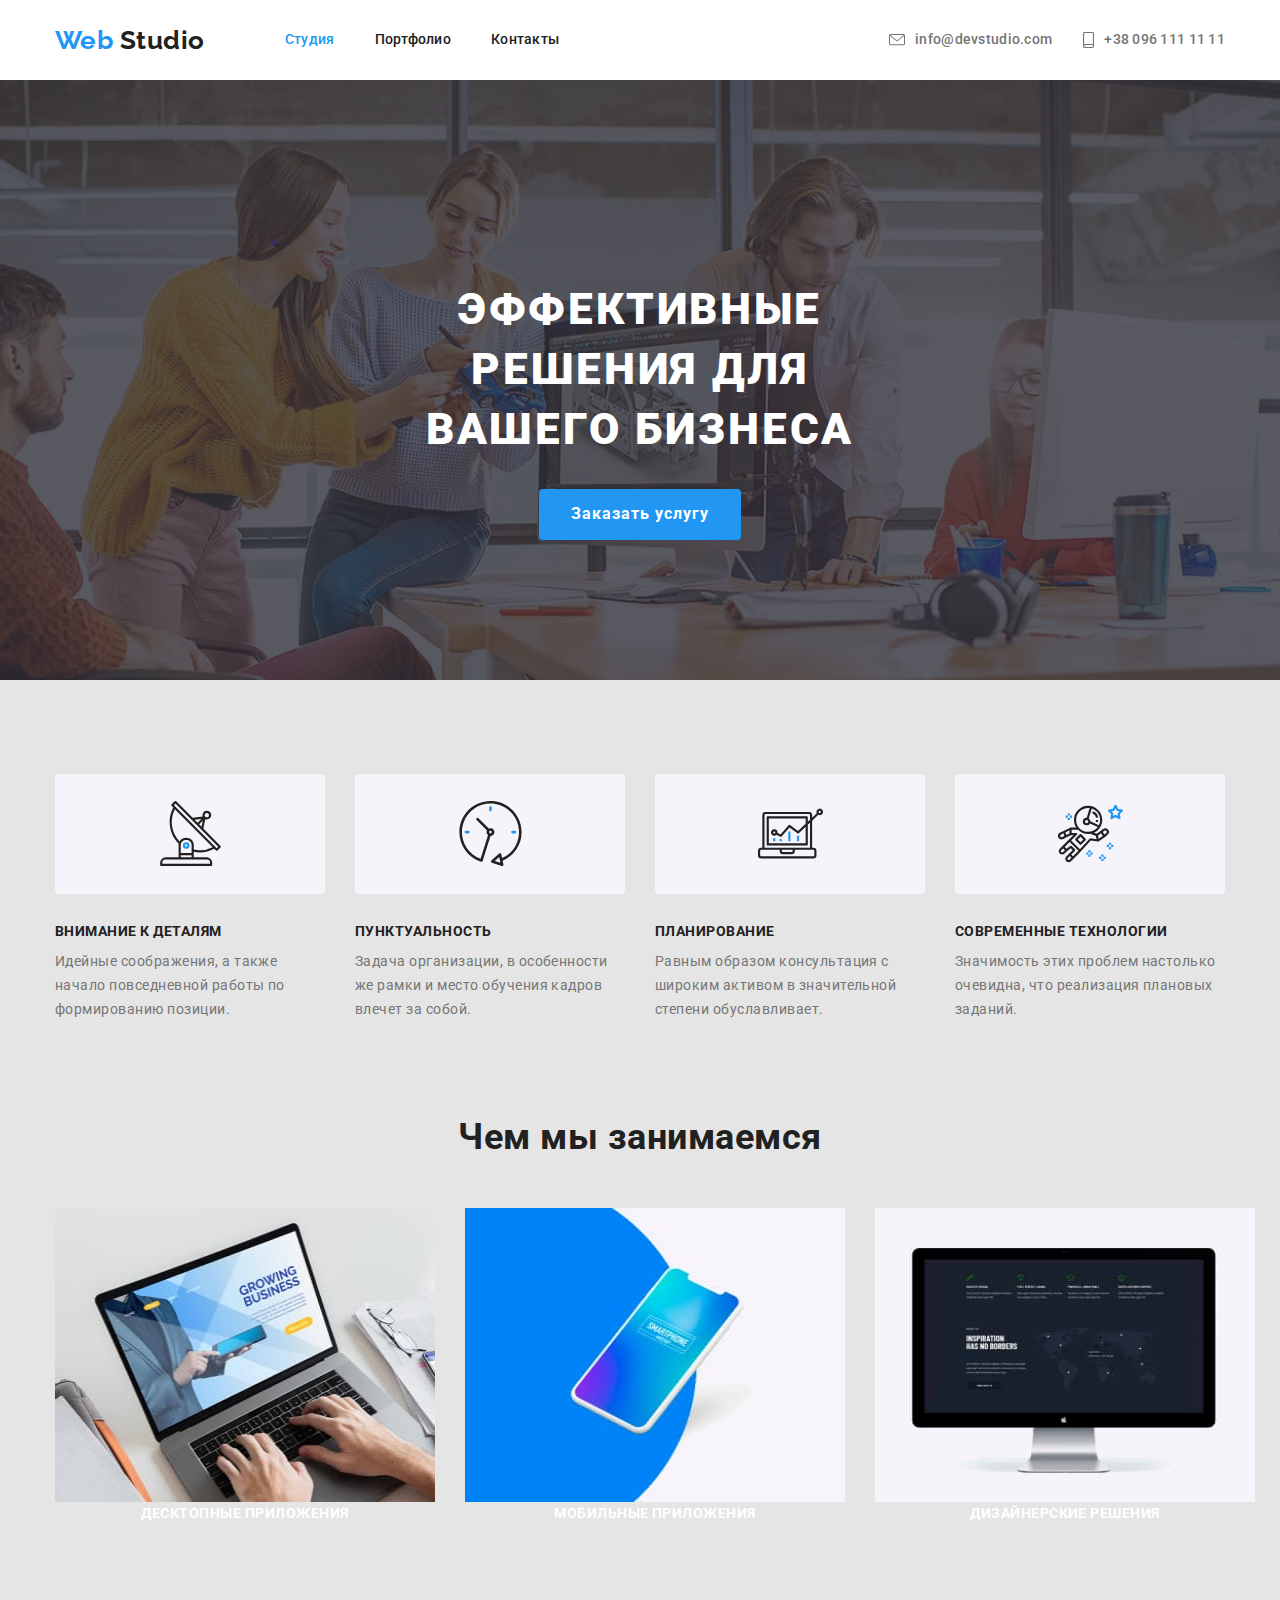
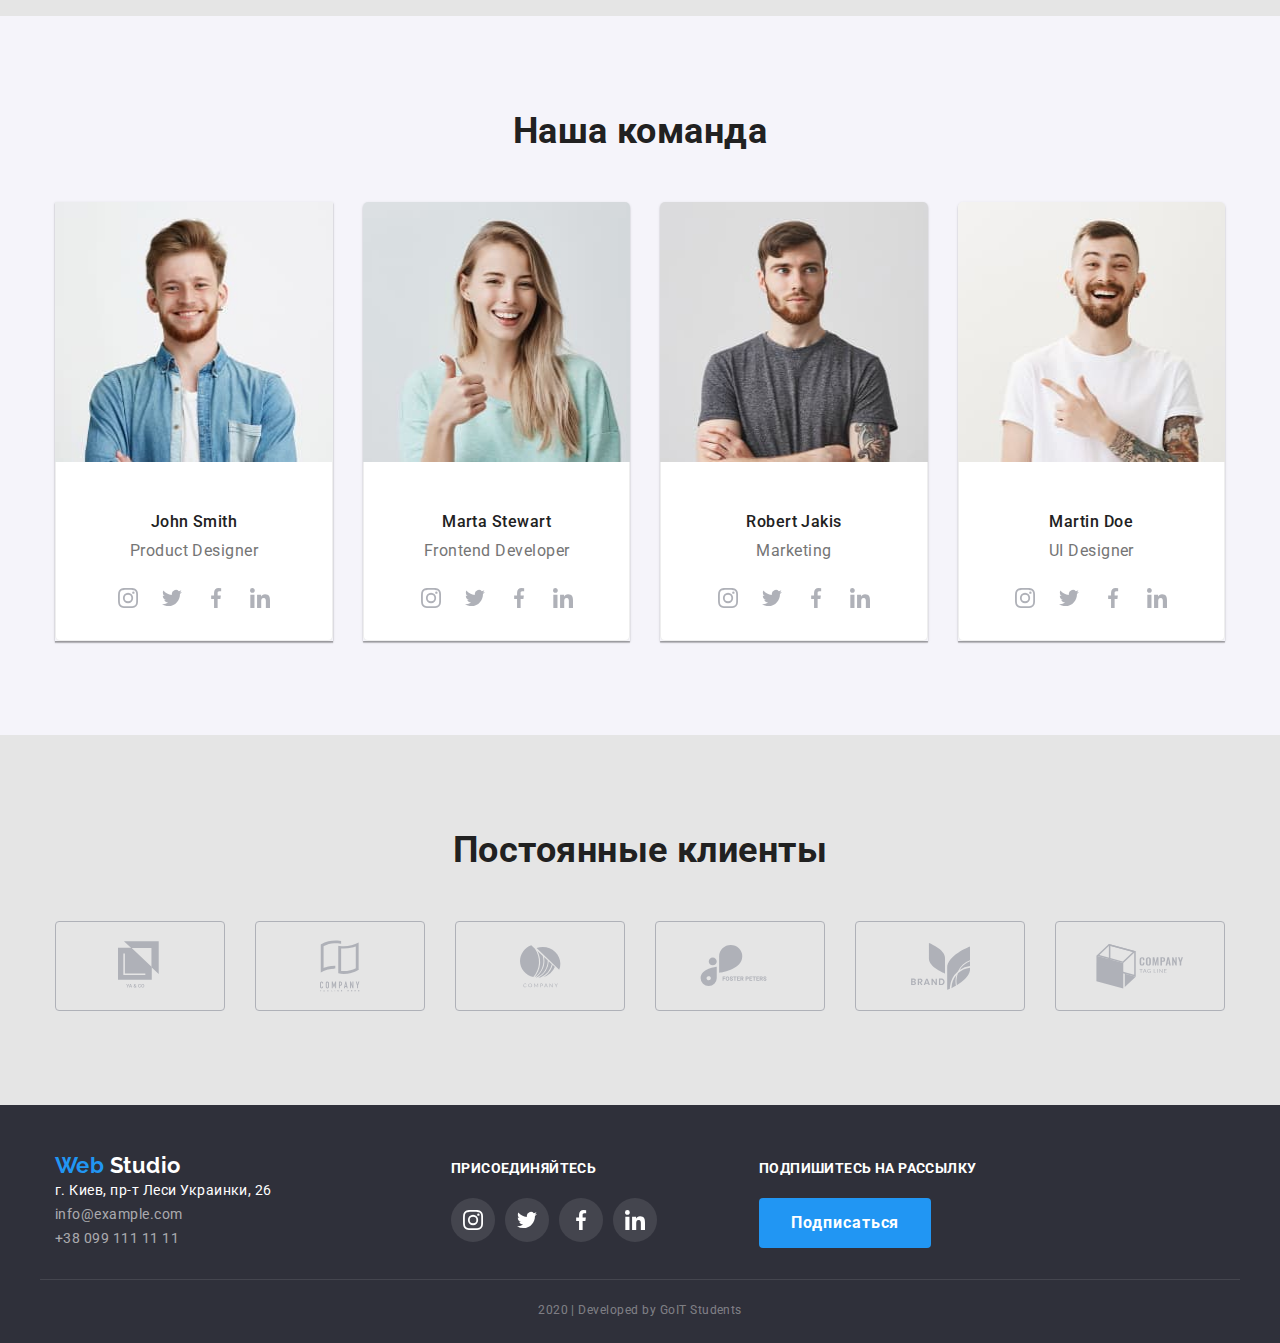
<file: index.html>
<!DOCTYPE html>
<html lang="ru">
  <head>
    <meta charset="UTF-8" />
    <meta name="viewport" content="width=device-width, initial-scale=1.0" />
    <title>Web Studio</title>
    <link
      href="https://fonts.googleapis.com/css2?family=Raleway:wght@700&family=Roboto:wght@400;500;700;900&display=swap"
      rel="stylesheet"
    />
    <link rel="stylesheet" href="./css/style.css" />
  </head>
  <body>
    <header class="page-header">
      <div class="container main-header">
        <nav class="main-header">
          <a href="" class="logo"><span class="word-web">Web</span> Studio</a>

          <ul class="site-nav list">
            <li class="item"><a href="" class="link current">Студия</a></li>
            <li class="item">
              <a href="./portfolio.html" class="link">Портфолио</a>
            </li>
            <li class="item"><a href="" class="link">Контакты</a></li>
          </ul>
        </nav>

        <ul class="auth-nav list">
          <li>
            <a href="" class="link icon-mail">info@devstudio.com</a>
          </li>
          <li><a href="" class="link icon-phone">+38 096 111 11 11</a></li>
        </ul>
      </div>
    </header>

    <main>
      <section class="hero">
        <div class="overlay">
          <h1 class="hero-title">эффективные решения для вашего бизнеса</h1>
          <a href="" class="button">Заказать услугу</a>
        </div>
      </section>

      <section class="section">
        <div class="container">
          <h2 class="section-title is-hidden">Приемущества компании</h2>
          <ul class="feature-list list">
            <li class="item icon-antenna">
              <h3 class="title">Внимание к деталям</h3>
              <p class="text">
                Идейные соображения, а также начало повседневной работы по
                формированию позиции.
              </p>
            </li>

            <li class="item icon-clock">
              <h3 class="title">Пунктуальность</h3>
              <p class="text">
                Задача организации, в особенности же рамки и место обучения
                кадров влечет за собой.
              </p>
            </li>

            <li class="item icon-diagram">
              <h3 class="title">Планирование</h3>
              <p class="text">
                Равным образом консультация с широким активом в значительной
                степени обуславливает.
              </p>
            </li>

            <li class="item icon-astronaut">
              <h3 class="title">Современные технологии</h3>
              <p class="text">
                Значимость этих проблем настолько очевидна, что реализация
                плановых заданий.
              </p>
            </li>
          </ul>
        </div>
      </section>

      <section class="section top">
        <div class="container">
          <h2 class="section-title">Чем мы занимаемся</h2>
          <ul class="work-list list">
            <li class="item">
              <img
                src="./images/img1.jpg"
                alt="ноутбук"
                width="380"
                height="294"
              />
              <h3 class="title">Десктопные приложения</h3>
            </li>
            <li class="item">
              <img
                src="./images/img2.jpg"
                alt="смартфон"
                width="380"
                height="294"
              />
              <h3 class="title">Мобильные приложения</h3>
            </li>
            <li class="item">
              <img
                src="./images/img3.jpg"
                alt="монитор"
                width="380"
                height="294"
              />
              <h3 class="title">Дизайнерские решения</h3>
            </li>
          </ul>
        </div>
      </section>

      <section class="section team">
        <div class="container">
          <h2 class="section-title">Наша команда</h2>
          <ul class="team-list list">
            <li class="item">
              <a class="work-link" href=""
                ><img
                  class="card-image"
                  src="./images/photo1.jpg"
                  alt="John Smith"
                  width="278"
                  height="260"
              /></a>

              <div class="card-name">
                <h3 class="title">John Smith</h3>
                <p class="position">Product Designer</p>
                <ul class="list">
                  <li>
                    <a href="" class="socialy" aria-label="Ссылка на Instagram">
                      <svg class="icon-link" width="20px" height="20px">
                        <use
                          href="./images/symbol-defs.svg#icon-instagram1"
                        ></use>
                      </svg>
                    </a>
                  </li>
                  <li>
                    <a href="" class="socialy" aria-label="Ссылка на Twitter"
                      ><svg class="icon-link" width="20px" height="20px">
                        <use
                          href="./images/symbol-defs.svg#icon-twitter1"
                        ></use>
                      </svg>
                    </a>
                  </li>
                  <li>
                    <a href="" class="socialy" aria-label="Ссылка на Facebook"
                      ><svg class="icon-link" width="20px" height="20px">
                        <use
                          href="./images/symbol-defs.svg#icon-facebook1"
                        ></use>
                      </svg>
                    </a>
                  </li>
                  <li>
                    <a href="" class="socialy" aria-label="Ссылка на Linkedin"
                      ><svg class="icon-link" width="20px" height="20px">
                        <use
                          href="./images/symbol-defs.svg#icon-linkedin1"
                        ></use>
                      </svg>
                    </a>
                  </li>
                </ul>
              </div>
            </li>

            <li class="item">
              <a href=""
                ><img
                  class="card-image"
                  src="./images/photo2.jpg"
                  alt="Marta Stewart"
                  width="278"
                  height="260"
              /></a>
              <div class="card-name">
                <h3 class="title">Marta Stewart</h3>
                <p class="position">Frontend Developer</p>
                <ul class="list">
                  <li>
                    <a href="" class="socialy" aria-label="Ссылка на Instagram">
                      <svg class="icon-link" width="20px" height="20px">
                        <use
                          href="./images/symbol-defs.svg#icon-instagram1"
                        ></use>
                      </svg>
                    </a>
                  </li>
                  <li>
                    <a href="" class="socialy" aria-label="Ссылка на Twitter"
                      ><svg class="icon-link" width="20px" height="20px">
                        <use
                          href="./images/symbol-defs.svg#icon-twitter1"
                        ></use>
                      </svg>
                    </a>
                  </li>
                  <li>
                    <a href="" class="socialy" aria-label="Ссылка на Facebook"
                      ><svg class="icon-link" width="20px" height="20px">
                        <use
                          href="./images/symbol-defs.svg#icon-facebook1"
                        ></use>
                      </svg>
                    </a>
                  </li>
                  <li>
                    <a href="" class="socialy" aria-label="Ссылка на Linkedin"
                      ><svg class="icon-link" width="20px" height="20px">
                        <use
                          href="./images/symbol-defs.svg#icon-linkedin1"
                        ></use>
                      </svg>
                    </a>
                  </li>
                </ul>
              </div>
            </li>

            <li class="item">
              <a href=""
                ><img
                  class="card-image"
                  src="./images/photo3.jpg"
                  alt="Robert Jakis"
                  width="278"
                  height="260"
              /></a>
              <div class="card-name">
                <h3 class="title">Robert Jakis</h3>
                <p class="position">Marketing</p>
                <ul class="list">
                  <li>
                    <a href="" class="socialy" aria-label="Ссылка на Instagram">
                      <svg class="icon-link" width="20px" height="20px">
                        <use
                          href="./images/symbol-defs.svg#icon-instagram1"
                        ></use>
                      </svg>
                    </a>
                  </li>
                  <li>
                    <a href="" class="socialy" aria-label="Ссылка на Twitter"
                      ><svg class="icon-link" width="20px" height="20px">
                        <use
                          href="./images/symbol-defs.svg#icon-twitter1"
                        ></use>
                      </svg>
                    </a>
                  </li>
                  <li>
                    <a href="" class="socialy" aria-label="Ссылка на Facebook"
                      ><svg class="icon-link" width="20px" height="20px">
                        <use
                          href="./images/symbol-defs.svg#icon-facebook1"
                        ></use>
                      </svg>
                    </a>
                  </li>
                  <li>
                    <a href="" class="socialy" aria-label="Ссылка на Linkedin"
                      ><svg class="icon-link" width="20px" height="20px">
                        <use
                          href="./images/symbol-defs.svg#icon-linkedin1"
                        ></use>
                      </svg>
                    </a>
                  </li>
                </ul>
              </div>
            </li>

            <li class="item">
              <a href=""
                ><img
                  class="card-image"
                  src="./images/photo4.jpg"
                  alt="Martin Doe"
                  width="278"
                  height="260"
              /></a>
              <div class="card-name">
                <h3 class="title">Martin Doe</h3>
                <p class="position">UI Designer</p>
                <ul class="list">
                  <li>
                    <a href="" class="socialy" aria-label="Ссылка на Instagram">
                      <svg class="icon-link" width="20px" height="20px">
                        <use
                          href="./images/symbol-defs.svg#icon-instagram1"
                        ></use>
                      </svg>
                    </a>
                  </li>
                  <li>
                    <a href="" class="socialy" aria-label="Ссылка на Twitter"
                      ><svg class="icon-link" width="20px" height="20px">
                        <use
                          href="./images/symbol-defs.svg#icon-twitter1"
                        ></use>
                      </svg>
                    </a>
                  </li>
                  <li>
                    <a href="" class="socialy" aria-label="Ссылка на Facebook"
                      ><svg class="icon-link" width="20px" height="20px">
                        <use
                          href="./images/symbol-defs.svg#icon-facebook1"
                        ></use>
                      </svg>
                    </a>
                  </li>
                  <li>
                    <a href="" class="socialy" aria-label="Ссылка на Linkedin"
                      ><svg class="icon-link" width="20px" height="20px">
                        <use
                          href="./images/symbol-defs.svg#icon-linkedin1"
                        ></use>
                      </svg>
                    </a>
                  </li>
                </ul>
              </div>
            </li>
          </ul>
        </div>
      </section>

      <section class="section">
        <div class="container">
          <h2 class="section-title">Постоянные клиенты</h2>
          <ul class="clients-list list">
            <li class="item">
              <a href="" class="clients-links">
                <svg class="clients-logo" width="45" height="50">
                  <use href="./images/symbol-defs.svg#icon-logo1"></use>
                </svg>
              </a>
            </li>
            <li class="item">
              <a href="" class="clients-links">
                <svg class="clients-logo" width="40" height="52">
                  <use href="./images/symbol-defs.svg#icon-logo2"></use>
                </svg>
              </a>
            </li>
            <li class="item">
              <a href="" class="clients-links">
                <svg class="clients-logo" width="41" height="43">
                  <use href="./images/symbol-defs.svg#icon-logo3"></use>
                </svg>
              </a>
            </li>
            <li class="item">
              <a href="" class="clients-links">
                <svg class="clients-logo" width="80" height="42">
                  <use href="./images/symbol-defs.svg#icon-logo4"></use>
                </svg>
              </a>
            </li>
            <li class="item">
              <a href="" class="clients-links">
                <svg class="clients-logo" width="59" height="47">
                  <use href="./images/symbol-defs.svg#icon-logo5"></use>
                </svg>
              </a>
            </li>
            <li class="item">
              <a href="" class="clients-links">
                <svg class="clients-logo" width="88" height="45">
                  <use href="./images/symbol-defs.svg#icon-logo6"></use>
                </svg>
              </a>
            </li>
          </ul>
        </div>
      </section>
    </main>

    <footer class="page-footer">
      <div class="container main-footer">
        <div class="block-contact">
          <a href="" class="logo-footer"
            ><span class="word-web">Web</span> Studio</a
          >
          <address>
            <a href="" class="contacts"
              >г. Киев, пр-т Леси Украинки, 26 <br />
            </a>
            <a href="" class="contacts"
              ><span class="links">info@example.com </span><br />
            </a>
            <a href="" class="contacts"
              ><span class="links">+38 099 111 11 11</span></a
            >
          </address>
        </div>

        <div class="block-join">
          <p class="text">присоединяйтесь</p>
          <ul class="our-links list">
            <li>
              <a
                href=""
                class="social-links icon-instagram"
                aria-label="Ссылка на Instagram"
              ></a>
            </li>
            <li>
              <a
                href=""
                class="social-links icon-twitter"
                aria-label="Ссылка на Twitter"
              ></a>
            </li>
            <li>
              <a
                href=""
                class="social-links icon-facebook"
                aria-label="Ссылка на Facebook"
              ></a>
            </li>
            <li>
              <a
                href=""
                class="social-links icon-linkedin"
                aria-label="Ссылка на Linkedin"
              ></a>
            </li>
          </ul>
        </div>

        <div>
          <p class="text">Подпишитесь на рассылку</p>
          <a href="" class="button">Подписаться</a>
        </div>
      </div>
      <p class="copyright container">2020 | Developed by GoIT Students</p>
    </footer>
  </body>
</html>
</file>
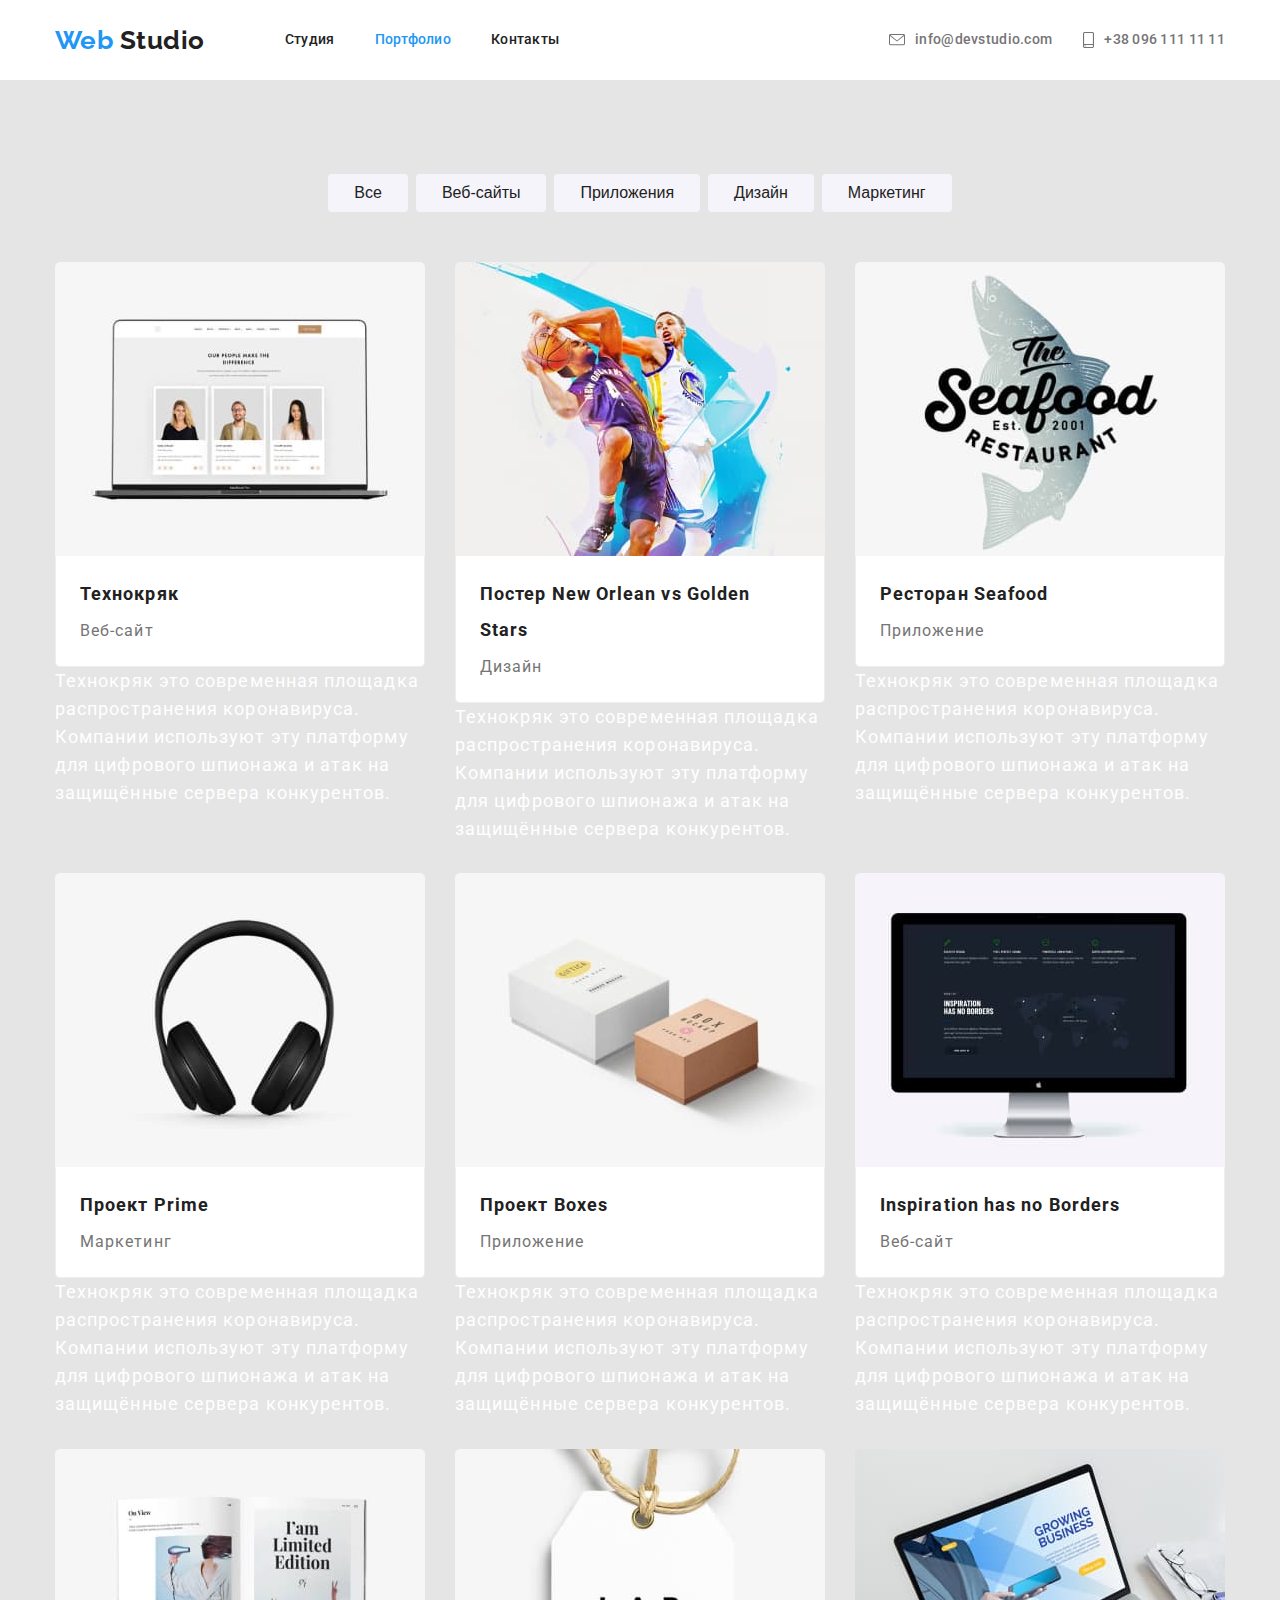
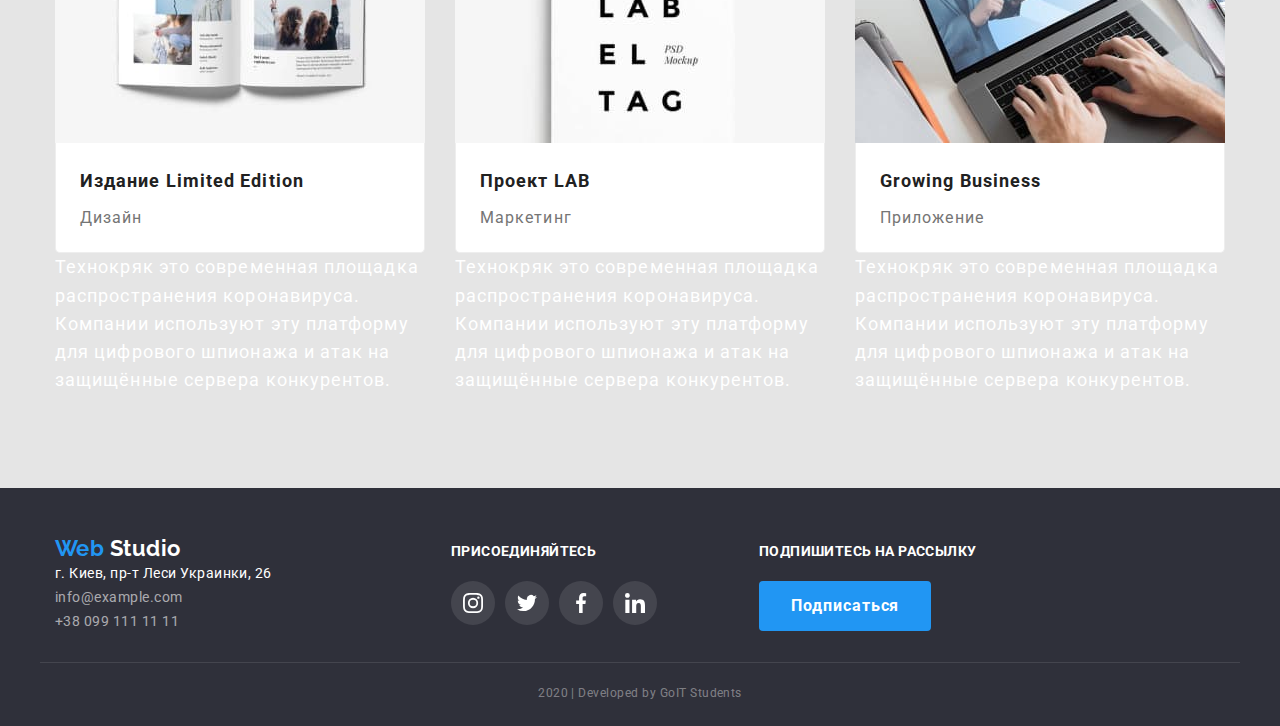
<file: portfolio.html>
<!DOCTYPE html>
<html lang="ru">
  <head>
    <meta charset="UTF-8" />
    <meta name="viewport" content="width=device-width, initial-scale=1.0" />
    <title>Web Studio</title>
    <link
      href="https://fonts.googleapis.com/css2?family=Raleway:wght@700&family=Roboto:wght@400;500;700;900&display=swap"
      rel="stylesheet"
    />
    <link rel="stylesheet" href="./css/style.css" />
  </head>
  <body>
    <header class="page-header">
      <div class="container main-header"">
        <nav class="main-header">
          <a href="" class="logo"><span class="word-web">Web</span> Studio</a>

          <ul class="site-nav list">
            <li class="item">
              <a href="./index.html" class="link">Студия</a>
            </li>
            <li class="item">
              <a href="" class="link current">Портфолио</a>
            </li>
            <li class="item"><a href="" class="link">Контакты</a></li>
          </ul>
        </nav>

        <ul class="auth-nav list">
          <li>
            <a href="" class="link icon-mail">info@devstudio.com</a>
          </li>
          <li><a href="" class="link icon-phone">+38 096 111 11 11</a></li>
        </ul>
      </div>
    </header>
    <main>
      <section class="section">
        <div class="container"><h1 class="is-hidden">Портфолио</h1>
        <ul class="nav-item list">
          <li class="item"><button type="button">Все</button></li>
          <li class="item"><button type="button">Веб-сайты</button></li>
          <li class="item"><button type="button">Приложения</button></li>
          <li class="item"><button type="button">Дизайн</button></li>
          <li class="item"><button type="button">Маркетинг</button></li>
        </ul>

        <ul class="work-desc list">
          <li class="item">
            <a href="" class="work-link">
              <img class="card-image" src="./images/work1.jpg" alt="веб-сайт" />
              <div class="card-name"><h2 class="name">Технокряк</h2>
              <p class="caption">Веб-сайт</p></div>
              <p class="description">
                Технокряк это современная площадка распространения коронавируса.
                Компании используют эту платформу для цифрового шпионажа и атак
                на защищённые сервера конкурентов.
              </p>
            </a>
          </li>
          <li class="item">
            <a href="" class="work-link">
              <img class="card-image" src="./images/work2.jpg" alt="баскетболисты" />
              <div class="card-name"><h2 class="name">Постер New Orlean vs Golden Stars</h2>
              <p class="caption">Дизайн</p></div>
              <p class="description">
                Технокряк это современная площадка распространения коронавируса.
                Компании используют эту платформу для цифрового шпионажа и атак
                на защищённые сервера конкурентов.
              </p>
            </a>
          </li>
          <li class="item">
            <a href="" class="work-link">
              <img class="card-image" src="./images/work3.jpg" alt="логотип ресторана" />
              <div class="card-name"><h2 class="name">Ресторан Seafood</h2>
              <p class="caption">Приложение</p></div>
              <p class="description">
                Технокряк это современная площадка распространения коронавируса.
                Компании используют эту платформу для цифрового шпионажа и атак
                на защищённые сервера конкурентов.
              </p>
            </a>
          </li>
          <li class="item">
            <a href="" class="work-link">
              <img class="card-image" src="./images/work4.jpg" alt="наушники" />
              <div class="card-name"><h2 class="name">Проект Prime</h2>
              <p class="caption">Маркетинг</p></div>
              <p class="description">
                Технокряк это современная площадка распространения коронавируса.
                Компании используют эту платформу для цифрового шпионажа и атак
                на защищённые сервера конкурентов.
              </p>
            </a>
          </li>
          <li class="item">
            <a href="" class="work-link">
              <img class="card-image" src="./images/work5.jpg" alt="коробки" />
              <div class="card-name"><h2 class="name">Проект Boxes</h2>
              <p class="caption">Приложение</p></div>
              <p class="description">
                Технокряк это современная площадка распространения коронавируса.
                Компании используют эту платформу для цифрового шпионажа и атак
                на защищённые сервера конкурентов.
              </p>
            </a>
          </li>
          <li class="item">
            <a href="" class="work-link">
              <img class="card-image" src="./images/work6.jpg" alt="монитор" />
              <div class="card-name"><h2 class="name">Inspiration has no Borders</h2>
              <p class="caption">Веб-сайт</p></div>
              <p class="description">
                Технокряк это современная площадка распространения коронавируса.
                Компании используют эту платформу для цифрового шпионажа и атак
                на защищённые сервера конкурентов.
              </p>
            </a>
          </li>
          <li class="item">
            <a href="" class="work-link">
              <img class="card-image" src="./images/work7.jpg" alt="журнал" />
              <div class="card-name"><h2 class="name">Издание Limited Edition</h2>
              <p class="caption">Дизайн</p></div>
              <p class="description">
                Технокряк это современная площадка распространения коронавируса.
                Компании используют эту платформу для цифрового шпионажа и атак
                на защищённые сервера конкурентов.
              </p>
            </a>
          </li>
          <li class="item">
            <a href="" class="work-link">
              <img class="card-image" src="./images/work8.jpg" alt="бирка" />
              <div class="card-name"><h2 class="name">Проект LAB</h2>
              <p class="caption">Маркетинг</p></div>
              <p class="description">
                Технокряк это современная площадка распространения коронавируса.
                Компании используют эту платформу для цифрового шпионажа и атак
                на защищённые сервера конкурентов.
              </p>
            </a>
          </li>
          <li class="item">
            <a href="" class="work-link">
              <img class="card-image" src="./images/work9.jpg" alt="ноутбук" />
              <div class="card-name"><h2 class="name">Growing Business</h2>
              <p class="caption">Приложение</p></div>
              <p class="description">
                Технокряк это современная площадка распространения коронавируса.
                Компании используют эту платформу для цифрового шпионажа и атак
                на защищённые сервера конкурентов.
              </p>
            </a>
          </li>
        </ul></div>
      </section>
    </main>

            <footer class="page-footer">
              <div class="container main-footer">
                <div class="block-contact">
                  <a href="" class="logo-footer"><span class="word-web">Web</span> Studio</a>
                  <address>
                    <a href="" class="contacts">г. Киев, пр-т Леси Украинки, 26 <br />
                    </a>
                    <a href="" class="contacts"><span class="links">info@example.com </span><br />
                    </a>
                    <a href="" class="contacts"><span class="links">+38 099 111 11 11</span></a>
                  </address>
                </div>
            
                <div class="block-join">
                  <p class="text">присоединяйтесь</p>
                  <ul class="our-links list">
                    <li>
                      <a href="" class="social-links icon-instagram" aria-label="Ссылка на Instagram"></a>
                    </li>
                    <li>
                      <a href="" class="social-links icon-twitter" aria-label="Ссылка на Twitter"></a>
                    </li>
                    <li>
                      <a href="" class="social-links icon-facebook" aria-label="Ссылка на Facebook"></a>
                    </li>
                    <li>
                      <a href="" class="social-links icon-linkedin" aria-label="Ссылка на Linkedin"></a>
                    </li>
                  </ul>
                </div>
            
                <div>
                  <p class="text">Подпишитесь на рассылку</p>
                  <a href="" class="button">Подписаться</a>
                </div>
              </div>
              <p class="copyright container">2020 | Developed by GoIT Students</p>
            </footer>
  </body>
</html>
</file>
<file: css/style.css>
/* основной цвет текста #757575*/
/* вторичный цвет текста #212121*/
/* белый #FFFFFF*/
/* акцент #2196F3*/
/* вторичный цвет фона #F5F4FA*/
/* фон футера #2F303A*/

:root {
  --prymery-text-color: #757575;
  --secondary-text-color: #212121;
  --white-text-color: #ffffff;
  --accent: #2196f3;
  --prymery-background-color: #e5e5e5;
  --secondary-backgound-color: #f5f4fa;
  --footer-background-color: #2f303a;
}

*,
*::before,
*::after {
  box-sizing: border-box;
  margin: 0;
  padding: 0;
}

body {
  background-color: var(--prymery-background-color);
  color: var(--prymery-text-color);
  margin: 0;

  font-family: Roboto, sans-serif;
  letter-spacing: 0.03em;
}
/* Header */

.page-header {
  background-color: var(--white-text-color);
  color: var(--secondary-text-color);
}

.container {
  margin-left: auto;
  margin-right: auto;
  padding: 0 15px;
  width: 1200px;
}

.logo {
  color: var(--secondary-text-color);

  font-family: Raleway, sans-serif;
  font-weight: bold;
  font-size: 26px;
  line-height: 1.19;
  text-decoration: none;
}

.word-web {
  color: var(--accent);
}

.list {
  margin: 0;
  padding-left: 0;
  list-style: none;
}

/* Main-header */

.main-header {
  display: flex;
  align-items: center;
}

/* Site-nav */

.site-nav {
  display: flex;
  margin-left: 80px;
}

.site-nav .item + .item {
  margin-left: 40px;
}

.site-nav .link {
  display: block;
  padding-top: 32px;
  padding-bottom: 32px;

  color: var(--secondary-text-color);

  font-family: Roboto;
  font-weight: 500;
  font-size: 14px;
  line-height: 1.14;
  letter-spacing: 0.02em;
  text-decoration: none;
}

.site-nav .link:hover,
.site-nav .link:focus {
  color: var(--accent);
}

.site-nav .link.current {
  color: var(--accent);
}

/* Auth-nav */

.auth-nav {
  display: flex;
  margin-left: auto;
}

.auth-nav .icon-phone {
  margin-left: 30px;
}

.auth-nav .link {
  color: var(--prymery-text-color);
  font-weight: 500;
  font-size: 14px;
  line-height: 1.14;
  letter-spacing: 0.02em;
  text-decoration: none;
}

.auth-nav .link:hover,
.auth-nav .link:focus {
  color: var(--accent);
}

.auth-nav .link::before {
  display: inline-block;

  content: '';
  background-repeat: no-repeat;
  background-size: contain;
  background-position: bottom;
}

.icon-mail::before {
  margin-right: 10px;
  background-image: url(../images/envelope.svg);
  width: 16px;
  height: 12px;
  background-repeat: no-repeat;
}

.icon-phone::before {
  margin-right: 10px;
  background-image: url(../images/smartphone.svg);
  width: 12px;
  height: 16px;
  background-repeat: no-repeat;
}

.auth-nav .link {
  display: flex;
  align-items: center;
}

/* Hero */

.overlay {
  max-width: 1600px;
  height: 600px;
  margin-left: auto;
  margin-right: auto;
  padding: 200px 370px;
  background-image: linear-gradient(
      rgba(47, 48, 58, 0.8),
      rgba(47, 48, 58, 0.8)
    ),
    url(../images/hero.jpg);
  background-repeat: no-repeat;
  background-size: cover;
  background-position: center;
}

.hero {
  text-align: center;
}

.hero-title {
  margin-top: 0;
  margin-bottom: 30px;
  color: var(--white-text-color);

  text-transform: uppercase;
  font-weight: 900;
  font-size: 44px;
  line-height: 1.36;
  letter-spacing: 0.06em;
}

/* Button */

button {
  width: max-content;
  height: 38px;
  padding: 0 24px;
  border-color: transparent;
  border-radius: 4px;
  cursor: pointer;

  color: var(--secondary-text-color);
  background-color: #f5f4fa;

  font-weight: 500;
  font-size: 16px;
  line-height: 1.62;
  text-align: center;
}

button:hover,
button:focus {
  color: var(--white-text-color);
  background-color: var(--accent);
}

/* class button */

.button {
  display: inline-block;
  border-radius: 4px;
  padding: 10px 32px;

  color: var(--white-text-color);
  background-color: var(--accent);

  text-decoration: none;
  text-align: center;

  font-weight: 700;
  font-size: 16px;
  line-height: 1.88;
  letter-spacing: 0.06em;
}

/* Section */

.section {
  padding-top: 94px;
  padding-bottom: 94px;
}

.top {
  padding-top: 0;
}

.section-title {
  margin-top: 0;
  margin-bottom: 50px;
  color: var(--secondary-text-color);

  font-weight: 700;
  font-size: 36px;
  line-height: 1.17;
  text-align: center;
}

.is-hidden {
  display: none;
}

/* Feature */

.feature-list .item + .item {
  margin-left: 30px;
}

.feature-list .item::before {
  display: block;
  content: '';
  margin-bottom: 30px;
  height: 120px;
  border-radius: 4px;
  background-color: #f5f4fa;
  background-position: center;
  background-size: 65px;
  background-repeat: no-repeat;
}

.icon-antenna::before {
  background-image: url(../images/antenna.svg);
}

.icon-clock::before {
  background-image: url(../images/clock.svg);
}

.icon-diagram::before {
  background-image: url(../images/diagram.svg);
}

.icon-astronaut::before {
  background-image: url(../images/astronaut.svg);
}

.feature-list .item {
  width: 270px;
}

.feature-list {
  display: flex;
}

.feature-list .title {
  color: var(--secondary-text-color);

  text-transform: uppercase;
  font-weight: 700;
  font-size: 14px;
  line-height: 1.14;
}

.feature-list .text {
  margin-top: 10px;
  margin-bottom: 0;

  font-weight: 400;
  font-size: 14px;
  line-height: 1.71;
}

/* Work-list */

.work-list .item + .item {
  margin-left: 30px;
}

.work-list {
  display: flex;

  text-align: center;
}

.work-list .title {
  margin: 0;

  color: var(--white-text-color);

  text-transform: uppercase;
  font-weight: 700;
  font-size: 14px;
  line-height: 1.14;
}

.section.team {
  background-color: var(--secondary-backgound-color);
}

/* Team-list */

.team-list .item + .item {
  margin-left: 30px;

  border-top-left-radius: 5px;
  border-top-right-radius: 5px;
  overflow: hidden;
}

.team-list {
  display: flex;
  text-align: center;
}

.team-list .title {
  margin-top: 30px;
  margin-bottom: 10px;

  color: var(--secondary-text-color);

  font-weight: 500;
  font-size: 16px;
  line-height: 1.19;
}

.team-list .position {
  margin-top: 0;
  margin-bottom: 16px;

  font-size: 16px;
  line-height: 1.19;
}

.social-links:hover,
.social-links:focus {
  color: var(--accent);
}

.socialy {
  display: flex;
  justify-content: center;
  align-items: center;
  padding: 0;
  width: 44px;
  height: 44px;
  color: #afb1b8;
  border-radius: 50%;
}

.icon-link {
  fill: currentColor;
}

.socialy:hover {
  color: #ffffff;
  background-color: var(--accent);
}

.team-list .item {
  box-shadow: 0px 2px 1px rgba(0, 0, 0, 0.2), 0px 1px 1px rgba(0, 0, 0, 0.14),
    0px 1px 3px rgba(0, 0, 0, 0.12);
}

.team-list .list {
  display: flex;
  justify-content: center;
}

/* Clients */

.clients-list .item + .item {
  margin-left: 30px;
}

.clients-list {
  display: flex;
  margin-top: 0;
  margin-bottom: 0;
}

.clients-links {
  display: flex;
  justify-content: center;
  align-items: center;
  color: #afb1b8;
  border: 1px solid #afb1b8;
  border-radius: 4px;
  width: 170px;
  height: 90px;
}

.clients-logo {
  fill: currentColor;
}

.clients-links:hover,
.clients-links:focus {
  color: var(--accent);
  border: 1px solid var(--accent);
}

/* Footer */

.main-footer {
  display: flex;
  align-items: baseline;
  padding-top: 48px;
  padding-bottom: 28px;
}

.page-footer {
  background-color: var(--footer-background-color);
}

.logo-footer {
  margin-bottom: 10px;

  color: var(--white-text-color);

  font-family: Raleway, sans-serif;
  font-weight: 700;
  font-size: 22px;
  line-height: 1.18;
  text-decoration: none;
}

.contacts {
  margin-bottom: 9px;

  color: var(--white-text-color);

  font-style: normal;
  font-weight: 400;
  font-size: 14px;
  line-height: 1.71;
  text-decoration: none;
}

.page-footer .text {
  margin-top: 0;
  margin-bottom: 21px;

  color: var(--white-text-color);

  text-transform: uppercase;
  font-weight: 700;
  font-size: 14px;
  line-height: 1.14;
  letter-spacing: 0.03em;
}

.block-contact {
  margin-right: 179px;
}

.contacts .links {
  color: rgba(255, 255, 255, 0.6);
}

.our-links {
  display: flex;
  margin-top: 0;
  margin-bottom: 0;
}

.social-links {
  display: block;
  width: 44px;
  height: 44px;
  background-color: rgba(255, 255, 255, 0.1);
  background-size: 20px;
  background-repeat: no-repeat;
  background-position: center;
  border-radius: 50%;
}

.icon-instagram {
  background-image: url(../images/instagram.svg);
  margin-right: 10px;
}

.icon-twitter {
  background-image: url(../images/twitter.svg);
  margin-right: 10px;
}

.icon-facebook {
  background-image: url(../images/facebook.svg);
  margin-right: 10px;
}

.icon-linkedin {
  background-image: url(../images/linkedin.svg);
}

.social-links:hover {
  background-color: var(--accent);
}

.block-join {
  margin-right: 102px;
}

.copyright {
  padding-top: 18px;
  padding-bottom: 21px;
  margin-top: 0;
  margin-bottom: 0;

  color: rgba(255, 255, 255, 0.4);
  border-top: 1px solid rgba(255, 255, 255, 0.1);

  font-size: 12px;
  line-height: 2;
  text-align: center;
}

/* Стили для Портфолио */

.is-hidden {
  display: none;
}

.nav-item {
  display: flex;
  justify-content: center;
  padding-left: 0;
  margin-bottom: 50px;
}

.nav-item .item {
  margin-right: 8px;
}

.nav-item .item:last-child {
  margin-right: 0;
}

.work-desc {
  display: flex;
  flex-wrap: wrap;
  padding-left: 0;
  margin-top: 0;
}

.work-desc .item {
  width: 370px;
  margin-right: 30px;
  margin-bottom: 30px;

  border-top-left-radius: 5px;
  border-top-right-radius: 5px;
  overflow: hidden;
}

.work-desc .item:hover {
  box-shadow: 0px 2px 1px rgba(0, 0, 0, 0.2), 0px 1px 1px rgba(0, 0, 0, 0.14),
    0px 1px 3px rgba(0, 0, 0, 0.12);
  cursor: pointer;
}

.work-desc .item:nth-last-child(-n + 3) {
  margin-bottom: 0;
}

.work-desc .item:nth-child(3n) {
  margin-right: 0;
}

.work-link {
  display: block;
  text-decoration: none;
}

.list .work-link {
  color: var(--secondary-text-color);

  font-weight: 700;
  font-size: 18px;
  line-height: 2;
  letter-spacing: 0.06em;
}

.list .name {
  margin-top: 0;
  margin-bottom: 4px;

  font-weight: 700;
  font-size: 18px;
  line-height: 2;
  letter-spacing: 0.06em;
}

.list .description {
  margin: 0;

  color: var(--white-text-color);

  font-weight: 400;
  font-size: 18px;
  line-height: 1.56;
}

.list .caption {
  margin: 0;
  color: var(--prymery-text-color);

  font-weight: 400;
  font-size: 16px;
  line-height: 1.87;
}

.card-name {
  padding: 20px 24px;

  background: #ffffff;
  border-left: 1px solid #eeeeee;
  border-right: 1px solid #eeeeee;
  border-bottom: 1px solid #eeeeee;
  border-bottom-right-radius: 5px;
  border-bottom-left-radius: 5px;
}

.card-image {
  display: block;
}
</file>
